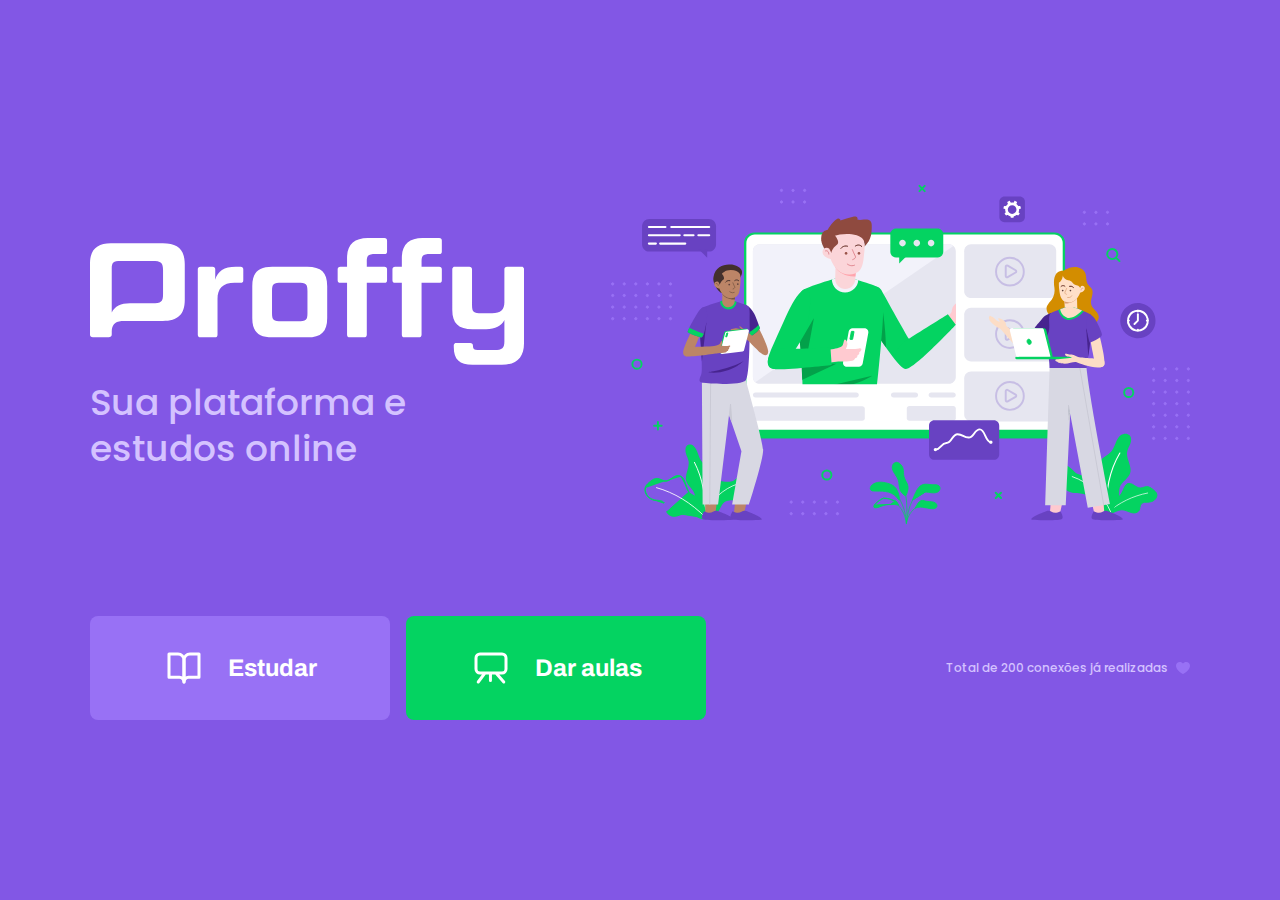
<file: index.html>
<!DOCTYPE html>
<html lang="pt_br"> <!-- lang é um atributo -->
<head>
    <meta charset="UTF-8">
    <meta name="viewport" content="width=device-width, initial-scale=1.0">
    <meta name="theme-color" content="#8257E5">
    
    <title>Proffy | Sua plataforma de estudo online</title>

    <link rel="shortcut icon" href="/images/favicon.png" type="image/png">

    <link rel="stylesheet" href="/styles/main.css">
    <link rel="stylesheet" href="/styles/partials/page-landing.css">


    <link href="https://fonts.googleapis.com/css2?family=Archivo:wght@400;700&amp;family=Poppins:wght@400;600&amp;display=swap" rel="stylesheet">
  
</head> 
<body id="page-landing">

   <div id="container">
        <div class="logo-container">
            <img src="/images/logo.svg" alt="Proffy">
            <h2>Sua plataforma e estudos online</h2>
        </div>

        <img class="hero-image" src="/images/landing.svg" alt="Plataforma de estudos">

        <div class="buttons-container">
            <a class="study" href="/study.html">
                <img src="/images/icons/study.svg" alt="Estudar">
                Estudar
            </a>
            <a class="give-classes" href="/study.html">
                <img src="/images/icons/give-classes.svg" alt="Dar aulas">
                Dar aulas
            </a>
        </div>

        <p class="total-connections">
            Total de 200 conexões já realizadas
            <img src="/images/icons/purple-heart.svg" alt="Coração roxo">
        </p>
   </div>

</body>
</html>
</file>
<file: styles/main.css>
/* CSS - Cascading Style Sheets */

:root {
    /* Variaveis no CSS */
    --color-background: #F0F0F7;
    --color-primary-lighter: #9871F5;
    --color-primary-light: #916BEA;
    --color-primary: #8257E5;
    --color-primary-dark: #774DD6;
    --color-primary-darker: #6842c2;
    --color-secondary: #04D361;
    --color-secondary-dark: #04BF58;
    --color-title-in-primary: #FFFFFF;
    --color-text-in-primary: #D4C2FF;
    --color-text-title: #32264D;
    --color-text-complement: #9C98A6;
    --color-text-base: #6A6180;
    --color-line-in-white: #E6E6F0;
    --color-input-background: #F8F8FC;
    --color-button-text: #FFFFFF;
    --color-box-base: #FFFFFF;
    --color-box-footer: #FAFAFC;
    --color-small-info: #C1BCCC;

    /* tamanho da fonte */
    font-size: 60%; /* controle das medidas rem */
}

* {
    margin: 0;
    padding: 0;
    box-sizing: 0;
}

html, body {
    height: 100vh;
}

body {
    background-color: var(--color-background);
    display: flex;
    align-items: center;
    justify-content: center;
}

body, input, button, textarea {
    font-weight: 500;
    font-family: Poppins;
    font-size: 1.6rem;
    color: var(--color-text-base);
}

#container {
    width: 90vw;
    max-width: 700px;
}

@media (min-width: 700px){
    :root{
        font-size: 62.5%;
    }
}
</file>
<file: styles/partials/page-landing.css>
#page-landing {
    background-color: var(--color-primary);
}

#page-landing #container {
    color: var(--color-text-in-primary);
}

.logo-container img {
    height: 10rem;
    
}

.logo-container {
    text-align: center;
    margin-bottom: 3.2rem;
}

.logo-container h2 {
    font-weight: 500;
    font-size: 3.6rem;
    line-height: 4.6rem;
    margin-top: 0.8rem;
}

.hero-image {
    width: 100%;
}

.buttons-container {
    display: flex;
    justify-content: center;
    margin: 3.2 rem 0;
}

.buttons-container a {
    width: 30rem;
    height: 10.4rem;

    border-radius: 0.8rem;
    margin-right: 1.6rem;

    font: 700 2.4rem Archivo;

    display: flex;
    align-items: center;
    justify-content: center;

    text-decoration: none;

    transition: background 1s;

    color: var(--color-button-text);

}

.buttons-container a img{
    width: 4rem;
    margin-right: 2.4rem;
}

.buttons-container a.study {
    background: var(--color-primary-lighter);
}

.buttons-container a.study:hover {
    background: var(--color-primary-light);
}

.buttons-container a.give-classes {
    background: var(--color-secondary);
    margin-right: 0;
}

.buttons-container a.give-classes:hover{
    background: var(--color-secondary-dark);
}

.total-connections {
    font-size: 1.8rem;

    display: flex;
    align-items: center;
    justify-content: center;
}

.total-connections img {
    margin-left: 0.8rem;
}

@media (max-width: 699px){
    :root {
        font-size: 40%; /* Modificar as medias rem */
   }
}

@media (min-width: 1100px) {
    #page-landing #container {
        max-width: 1100px;
        display: grid;
        grid-template-columns: 2fr 1fr 2fr;
        grid-template-rows: 350px 1fr;
        grid-template-areas:
        "proffy image image"
        "button button texting";
        column-gap: 87px;
        row-gap: 86px;
    }

    .logo-container {
        grid-area: proffy;
        text-align: initial;
        align-self: center;
        margin: 0;
    }
    .logo-container img {
        height: 127px;
    }
    .hero-image{
        grid-area: image;
        height: 350px;
    }
    .buttons-container {
        grid-area: button;
        justify-content: flex-start;
        margin: 0;
    }
    .total-connections{
        grid-area: texting;
        justify-self: end;
        font-size: 1.2rem;
    }
}
</file>
